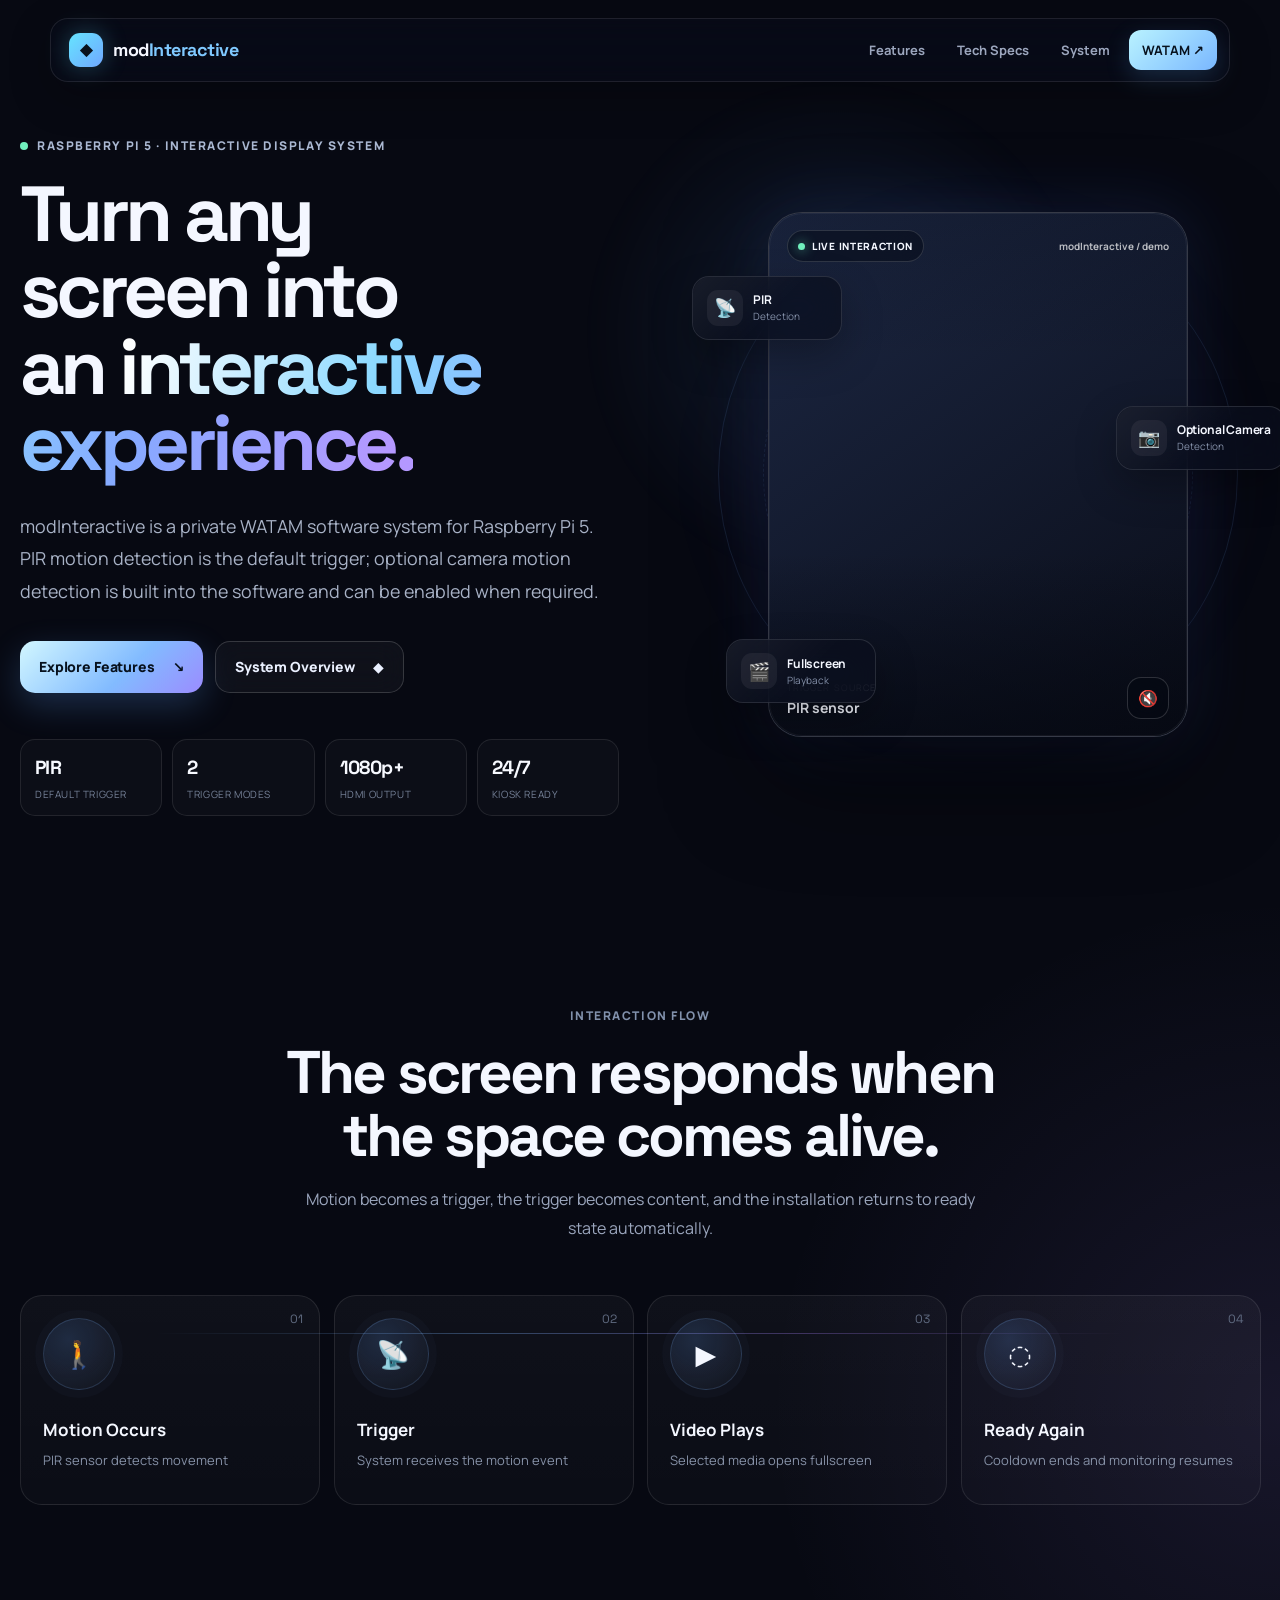
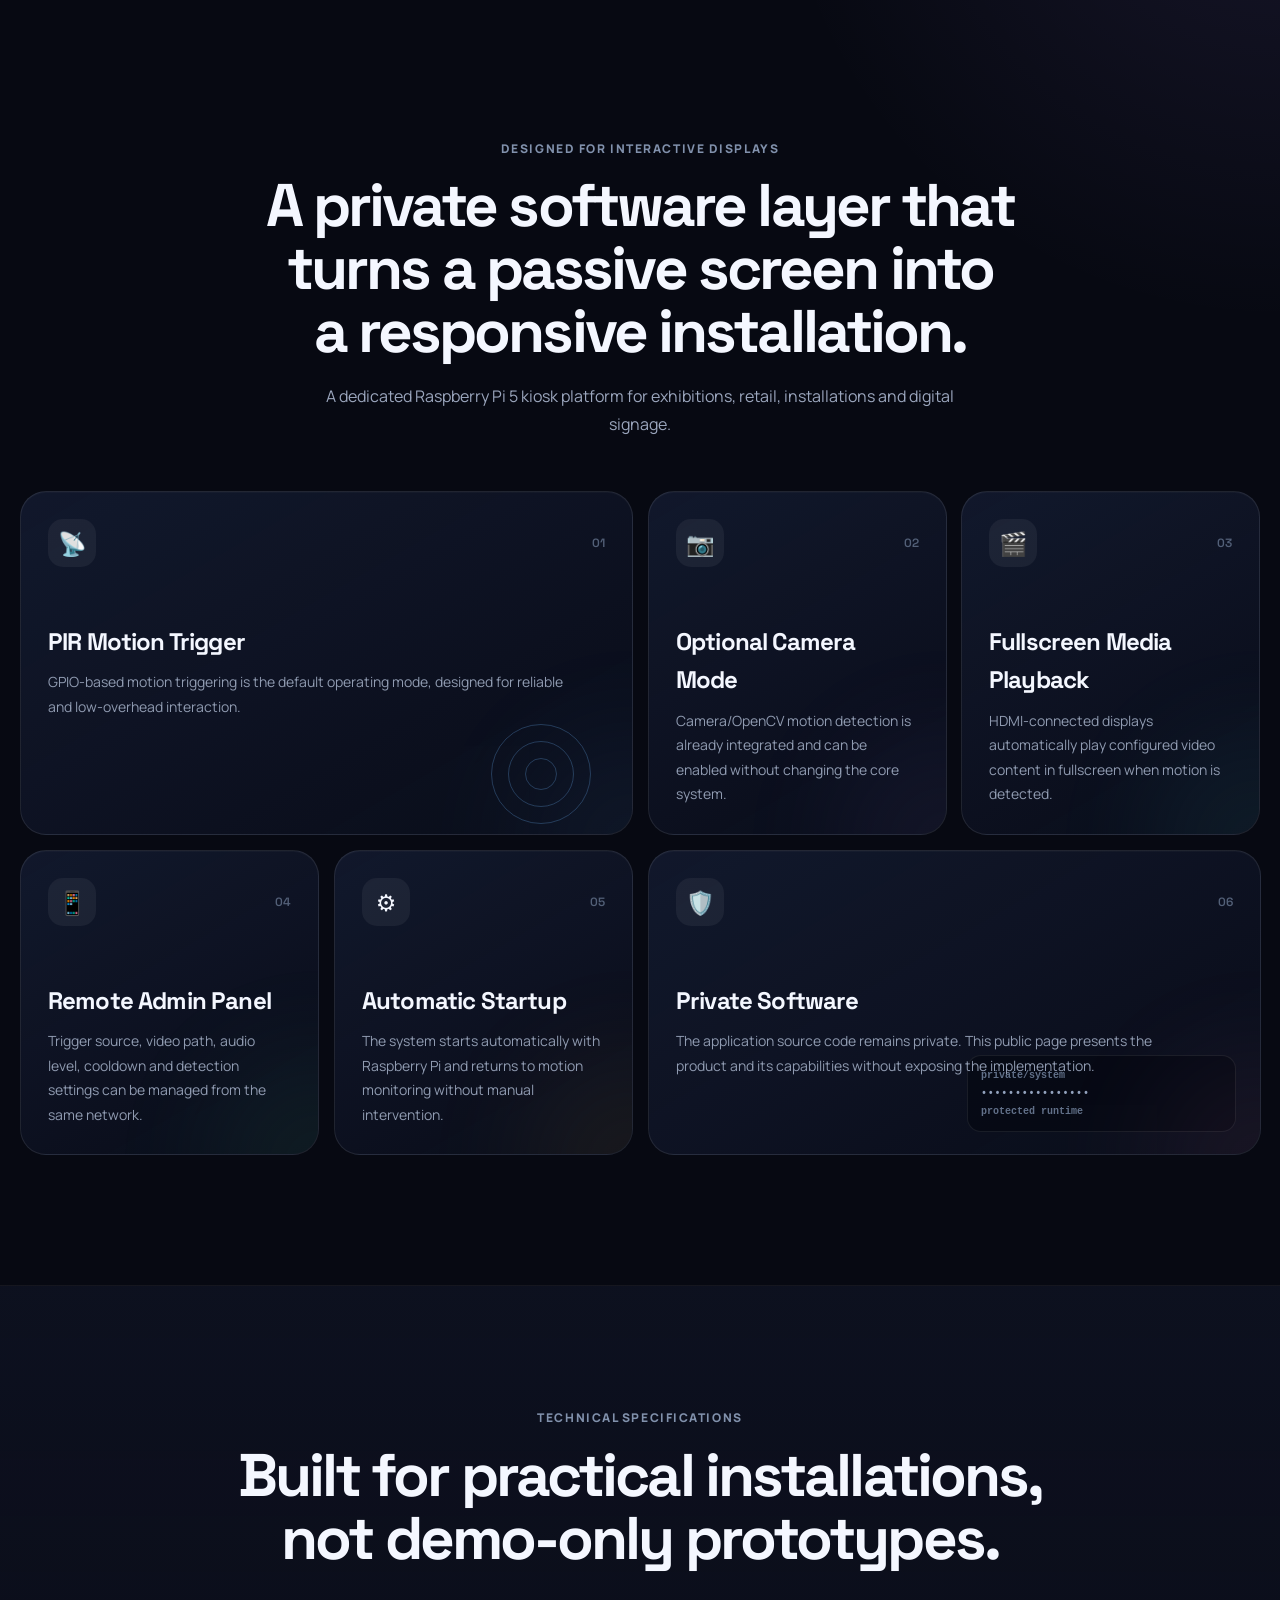
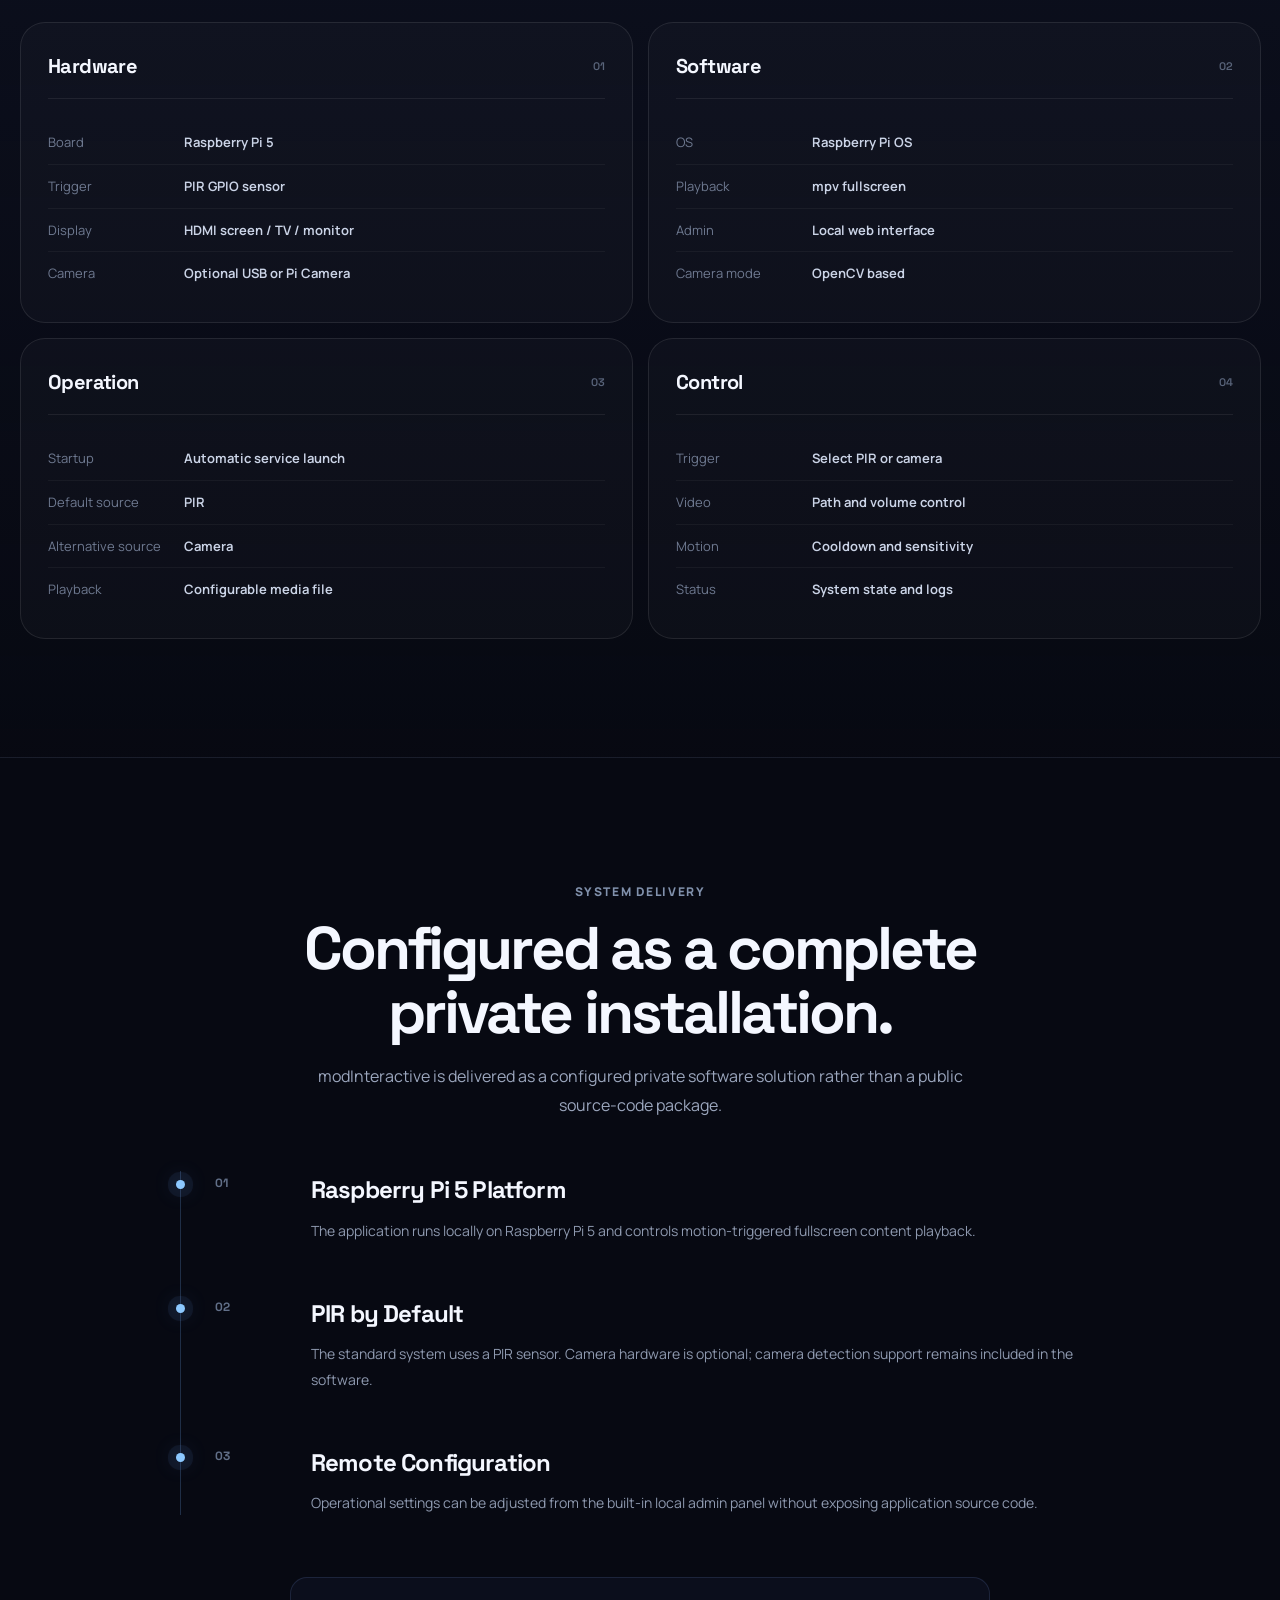
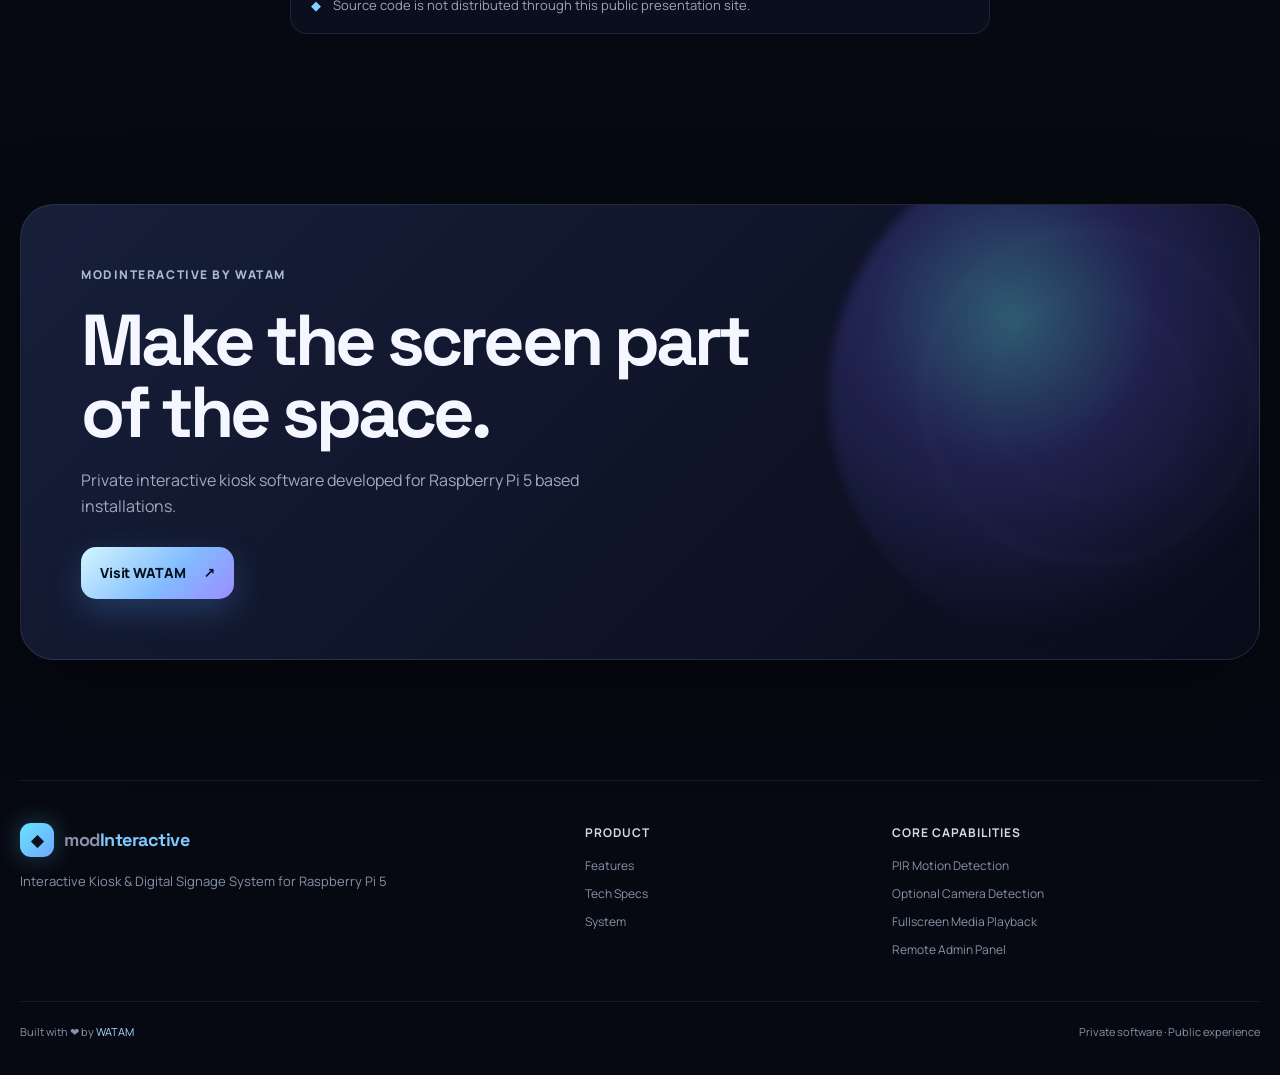
<file: officialWeb/index.html>
<!DOCTYPE html>
<html lang="en">
<head>
  <meta charset="UTF-8">
  <meta name="viewport" content="width=device-width, initial-scale=1, viewport-fit=cover">
  <meta name="theme-color" content="#070912">
  <title>modInteractive — Interactive Kiosk System</title>
  <meta name="description" content="Raspberry Pi 5 based interactive kiosk and digital signage system with PIR motion triggering, optional camera detection, fullscreen video playback and remote administration.">
  <link rel="preconnect" href="https://fonts.googleapis.com">
  <link rel="preconnect" href="https://fonts.gstatic.com" crossorigin>
  <link href="https://fonts.googleapis.com/css2?family=Manrope:wght@400;500;600;700;800&family=Space+Grotesk:wght@500;600;700&display=swap" rel="stylesheet">
  <link rel="icon" type="image/svg+xml" href="data:image/svg+xml,<svg xmlns='http://www.w3.org/2000/svg' viewBox='0 0 100 100'><text y='.9em' font-size='90'>◆</text></svg>">
  <link rel="stylesheet" href="style.css">
</head>
<body>
  <div class="page-progress" aria-hidden="true"><span></span></div>
  <div class="ambient ambient-a" aria-hidden="true"></div>
  <div class="ambient ambient-b" aria-hidden="true"></div>
  <div class="grid-field" aria-hidden="true"></div>

  <header class="nav" id="top">
    <div class="nav-shell">
      <a class="brand" href="#top" aria-label="modInteractive home">
        <span class="brand-mark">◆</span>
        <span class="brand-text">mod<span>Interactive</span></span>
      </a>

      <nav class="nav-links" id="navLinks" aria-label="Primary navigation">
        <a href="#features">Features</a>
        <a href="#specs">Tech Specs</a>
        <a href="#system">System</a>
        <a href="https://wearetheartmakers.com" target="_blank" rel="noopener" class="nav-cta">WATAM ↗</a>
      </nav>

      <button class="mobile-menu" id="mobileMenu" type="button" aria-label="Open menu" aria-controls="navLinks" aria-expanded="false">
        <span></span><span></span>
      </button>
    </div>
  </header>

  <main>
    <section class="hero section-shell">
      <div class="hero-copy" data-reveal>
        <div class="eyebrow"><span class="pulse-dot"></span> Raspberry Pi 5 · Interactive Display System</div>
        <h1>Turn any screen into an <span class="gradient-text">interactive experience.</span></h1>
        <p class="hero-lead">modInteractive is a private WATAM software system for Raspberry Pi 5. PIR motion detection is the default trigger; optional camera motion detection is built into the software and can be enabled when required.</p>

        <div class="hero-actions">
          <a class="button button-primary magnetic" href="#features"><span>Explore Features</span><span aria-hidden="true">↘</span></a>
          <a class="button button-ghost magnetic" href="#system"><span>System Overview</span><span aria-hidden="true">◆</span></a>
        </div>

        <div class="hero-metrics" aria-label="System highlights">
          <div class="metric"><strong>PIR</strong><span>Default trigger</span></div>
          <div class="metric"><strong>2</strong><span>Trigger modes</span></div>
          <div class="metric"><strong>1080p+</strong><span>HDMI output</span></div>
          <div class="metric"><strong>24/7</strong><span>Kiosk ready</span></div>
        </div>
      </div>

      <div class="hero-stage-wrap" data-reveal>
        <div class="stage-aura" aria-hidden="true"></div>
        <div class="hero-stage" id="heroStage">
          <div class="orbit orbit-a" aria-hidden="true"></div>
          <div class="orbit orbit-b" aria-hidden="true"></div>

          <div class="video-panel" id="videoPanel">
            <div class="video-toolbar">
              <span class="live-pill"><span></span> Live interaction</span>
              <span class="video-label">modInteractive / demo</span>
            </div>
            <video id="heroVideo" class="hero-video" autoplay muted loop playsinline preload="metadata">
              <source src="selamlama.mp4" type="video/mp4">
            </video>
            <div class="video-shade" aria-hidden="true"></div>
            <div class="video-footer">
              <div><small>Trigger source</small><strong>PIR sensor</strong></div>
              <button class="video-control" id="muteToggle" type="button" aria-label="Unmute video">🔇</button>
            </div>
          </div>

          <div class="capability-dock" aria-label="Core capabilities">
            <div class="capability cap-a" data-depth="1.1"><span class="cap-icon">📡</span><span><strong>PIR</strong><small>Detection</small></span></div>
            <div class="capability cap-b" data-depth="0.8"><span class="cap-icon">📷</span><span><strong>Optional Camera</strong><small>Detection</small></span></div>
            <div class="capability cap-c" data-depth="1.25"><span class="cap-icon">🎬</span><span><strong>Fullscreen</strong><small>Playback</small></span></div>
          </div>
        </div>
      </div>
    </section>

    <section class="signal section-shell" aria-labelledby="signalTitle">
      <div class="section-heading" data-reveal>
        <div class="eyebrow">Interaction flow</div>
        <h2 id="signalTitle">The screen responds when the space comes alive.</h2>
        <p>Motion becomes a trigger, the trigger becomes content, and the installation returns to ready state automatically.</p>
      </div>

      <div class="signal-line" data-reveal>
        <article class="signal-step"><span>01</span><div class="signal-icon">🚶</div><h3>Motion Occurs</h3><p>PIR sensor detects movement</p></article>
        <article class="signal-step"><span>02</span><div class="signal-icon">📡</div><h3>Trigger</h3><p>System receives the motion event</p></article>
        <article class="signal-step"><span>03</span><div class="signal-icon">▶</div><h3>Video Plays</h3><p>Selected media opens fullscreen</p></article>
        <article class="signal-step"><span>04</span><div class="signal-icon">◌</div><h3>Ready Again</h3><p>Cooldown ends and monitoring resumes</p></article>
      </div>
    </section>

    <section class="features section-shell" id="features">
      <div class="section-heading" data-reveal>
        <div class="eyebrow">Designed for interactive displays</div>
        <h2>A private software layer that turns a passive screen into a responsive installation.</h2>
        <p>A dedicated Raspberry Pi 5 kiosk platform for exhibitions, retail, installations and digital signage.</p>
      </div>

      <div class="bento" data-reveal>
        <article class="feature-card feature-wide accent-blue">
          <div class="feature-top"><span class="feature-icon">📡</span><span class="feature-index">01</span></div>
          <h3>PIR Motion Trigger</h3>
          <p>GPIO-based motion triggering is the default operating mode, designed for reliable and low-overhead interaction.</p>
          <div class="mini-visual sensor-visual" aria-hidden="true"><span></span><span></span><span></span></div>
        </article>

        <article class="feature-card accent-violet">
          <div class="feature-top"><span class="feature-icon">📷</span><span class="feature-index">02</span></div>
          <h3>Optional Camera Mode</h3>
          <p>Camera/OpenCV motion detection is already integrated and can be enabled without changing the core system.</p>
        </article>

        <article class="feature-card accent-cyan">
          <div class="feature-top"><span class="feature-icon">🎬</span><span class="feature-index">03</span></div>
          <h3>Fullscreen Media Playback</h3>
          <p>HDMI-connected displays automatically play configured video content in fullscreen when motion is detected.</p>
        </article>

        <article class="feature-card accent-green">
          <div class="feature-top"><span class="feature-icon">📱</span><span class="feature-index">04</span></div>
          <h3>Remote Admin Panel</h3>
          <p>Trigger source, video path, audio level, cooldown and detection settings can be managed from the same network.</p>
        </article>

        <article class="feature-card accent-amber">
          <div class="feature-top"><span class="feature-icon">⚙️</span><span class="feature-index">05</span></div>
          <h3>Automatic Startup</h3>
          <p>The system starts automatically with Raspberry Pi and returns to motion monitoring without manual intervention.</p>
        </article>

        <article class="feature-card feature-wide accent-pink">
          <div class="feature-top"><span class="feature-icon">🛡️</span><span class="feature-index">06</span></div>
          <h3>Private Software</h3>
          <p>The application source code remains private. This public page presents the product and its capabilities without exposing the implementation.</p>
          <div class="code-mask" aria-hidden="true"><span>private/system</span><span>••••••••••••••••</span><span>protected runtime</span></div>
        </article>
      </div>
    </section>

    <section class="specs" id="specs">
      <div class="section-shell">
        <div class="section-heading" data-reveal>
          <div class="eyebrow">Technical specifications</div>
          <h2>Built for practical installations, not demo-only prototypes.</h2>
        </div>

        <div class="spec-grid" data-reveal>
          <article class="spec-card"><div class="spec-head"><span>Hardware</span><b>01</b></div><ul><li><span>Board</span><strong>Raspberry Pi 5</strong></li><li><span>Trigger</span><strong>PIR GPIO sensor</strong></li><li><span>Display</span><strong>HDMI screen / TV / monitor</strong></li><li><span>Camera</span><strong>Optional USB or Pi Camera</strong></li></ul></article>
          <article class="spec-card"><div class="spec-head"><span>Software</span><b>02</b></div><ul><li><span>OS</span><strong>Raspberry Pi OS</strong></li><li><span>Playback</span><strong>mpv fullscreen</strong></li><li><span>Admin</span><strong>Local web interface</strong></li><li><span>Camera mode</span><strong>OpenCV based</strong></li></ul></article>
          <article class="spec-card"><div class="spec-head"><span>Operation</span><b>03</b></div><ul><li><span>Startup</span><strong>Automatic service launch</strong></li><li><span>Default source</span><strong>PIR</strong></li><li><span>Alternative source</span><strong>Camera</strong></li><li><span>Playback</span><strong>Configurable media file</strong></li></ul></article>
          <article class="spec-card"><div class="spec-head"><span>Control</span><b>04</b></div><ul><li><span>Trigger</span><strong>Select PIR or camera</strong></li><li><span>Video</span><strong>Path and volume control</strong></li><li><span>Motion</span><strong>Cooldown and sensitivity</strong></li><li><span>Status</span><strong>System state and logs</strong></li></ul></article>
        </div>
      </div>
    </section>

    <section class="system section-shell" id="system">
      <div class="section-heading" data-reveal>
        <div class="eyebrow">System delivery</div>
        <h2>Configured as a complete private installation.</h2>
        <p>modInteractive is delivered as a configured private software solution rather than a public source-code package.</p>
      </div>

      <div class="system-rail" data-reveal>
        <article><div class="rail-num">01</div><div><h3>Raspberry Pi 5 Platform</h3><p>The application runs locally on Raspberry Pi 5 and controls motion-triggered fullscreen content playback.</p></div></article>
        <article><div class="rail-num">02</div><div><h3>PIR by Default</h3><p>The standard system uses a PIR sensor. Camera hardware is optional; camera detection support remains included in the software.</p></div></article>
        <article><div class="rail-num">03</div><div><h3>Remote Configuration</h3><p>Operational settings can be adjusted from the built-in local admin panel without exposing application source code.</p></div></article>
      </div>

      <div class="private-note" data-reveal><span>◆</span><p>Source code is not distributed through this public presentation site.</p></div>
    </section>

    <section class="cta section-shell" data-reveal>
      <div class="cta-card">
        <div class="cta-orb" aria-hidden="true"></div>
        <div class="eyebrow">modInteractive by WATAM</div>
        <h2>Make the screen part of the space.</h2>
        <p>Private interactive kiosk software developed for Raspberry Pi 5 based installations.</p>
        <a class="button button-primary magnetic" href="https://wearetheartmakers.com" target="_blank" rel="noopener"><span>Visit WATAM</span><span>↗</span></a>
      </div>
    </section>
  </main>

  <footer class="footer section-shell">
    <div class="footer-main">
      <div><a class="brand" href="#top"><span class="brand-mark">◆</span><span class="brand-text">mod<span>Interactive</span></span></a><p>Interactive Kiosk & Digital Signage System for Raspberry Pi 5</p></div>
      <div class="footer-links"><strong>Product</strong><a href="#features">Features</a><a href="#specs">Tech Specs</a><a href="#system">System</a></div>
      <div class="footer-links"><strong>Core capabilities</strong><span>PIR Motion Detection</span><span>Optional Camera Detection</span><span>Fullscreen Media Playback</span><span>Remote Admin Panel</span></div>
    </div>
    <div class="footer-bottom"><span>Built with ❤️ by <a href="https://wearetheartmakers.com" target="_blank" rel="noopener">WATAM</a></span><span>Private software · Public experience</span></div>
  </footer>

  <script src="script.js"></script>
</body>
</html>
</file>
<file: officialWeb/style.css>
:root {
  --bg: #070912;
  --bg-soft: #0c1020;
  --surface: rgba(18, 24, 45, 0.62);
  --surface-strong: rgba(18, 24, 45, 0.88);
  --line: rgba(255,255,255,.095);
  --line-strong: rgba(255,255,255,.16);
  --text: #f4f7ff;
  --muted: #9ba6bd;
  --blue: #70a8ff;
  --cyan: #66e4ff;
  --violet: #a989ff;
  --green: #70f0bd;
  --amber: #ffc66e;
  --pink: #ff8fcd;
  --radius-xl: 32px;
  --radius-lg: 24px;
  --radius-md: 18px;
  --shadow: 0 28px 90px rgba(0,0,0,.42);
  --ease: cubic-bezier(.2,.8,.2,1);
}

* { box-sizing: border-box; }
html { scroll-behavior: smooth; background: var(--bg); }
body {
  margin: 0;
  min-width: 320px;
  color: var(--text);
  background:
    radial-gradient(circle at 10% -10%, rgba(112,168,255,.11), transparent 34rem),
    radial-gradient(circle at 100% 24%, rgba(169,137,255,.10), transparent 32rem),
    var(--bg);
  font-family: "Manrope", system-ui, -apple-system, BlinkMacSystemFont, "Segoe UI", sans-serif;
  line-height: 1.6;
  overflow-x: clip;
  -webkit-font-smoothing: antialiased;
}

::selection { background: rgba(102,228,255,.28); color: #fff; }
a { color: inherit; }
button, a { -webkit-tap-highlight-color: transparent; }

.page-progress { position: fixed; inset: 0 0 auto; height: 2px; z-index: 2000; background: transparent; }
.page-progress span { display:block; width:0; height:100%; background: linear-gradient(90deg,var(--blue),var(--cyan),var(--violet)); box-shadow:0 0 18px rgba(102,228,255,.7); }

.ambient { position: fixed; width: 36rem; height: 36rem; border-radius: 50%; filter: blur(80px); opacity: .12; pointer-events:none; z-index:-2; transform: translate3d(0,0,0); }
.ambient-a { left:-16rem; top:10vh; background:#3f7cff; }
.ambient-b { right:-18rem; top:48vh; background:#7b55ff; }
.grid-field { position:fixed; inset:0; pointer-events:none; z-index:-3; opacity:.24; background-image: linear-gradient(rgba(255,255,255,.022) 1px,transparent 1px),linear-gradient(90deg,rgba(255,255,255,.022) 1px,transparent 1px); background-size:56px 56px; mask-image:linear-gradient(to bottom,black,transparent 92%); }

.section-shell { width:min(1240px, calc(100% - 40px)); margin-inline:auto; }

.nav { position:fixed; inset:18px 0 auto; z-index:1000; pointer-events:none; }
.nav-shell { width:min(1180px, calc(100% - 32px)); height:64px; margin:auto; padding:0 12px 0 18px; display:flex; align-items:center; justify-content:space-between; border:1px solid var(--line); background:rgba(9,12,24,.65); backdrop-filter:blur(20px) saturate(140%); -webkit-backdrop-filter:blur(20px) saturate(140%); border-radius:18px; box-shadow:0 14px 40px rgba(0,0,0,.25); pointer-events:auto; }
.brand { display:inline-flex; align-items:center; gap:10px; text-decoration:none; font-family:"Space Grotesk", sans-serif; font-weight:700; letter-spacing:-.03em; }
.brand-mark { width:34px; height:34px; display:grid; place-items:center; border-radius:11px; color:#08111c; background:linear-gradient(135deg,var(--cyan),var(--blue)); box-shadow:0 0 24px rgba(102,228,255,.28); }
.brand-text { font-size:18px; }.brand-text span { color:#7fc9ff; }
.nav-links { display:flex; align-items:center; gap:6px; }
.nav-links a { text-decoration:none; color:var(--muted); font-size:13px; font-weight:700; padding:10px 13px; border-radius:12px; transition:.25s var(--ease); }
.nav-links a:hover { color:#fff; background:rgba(255,255,255,.055); }
.nav-links .nav-cta { color:#07111d; background:linear-gradient(135deg,#b9f3ff,#79b7ff); box-shadow:0 8px 24px rgba(101,183,255,.18); }
.nav-links .nav-cta:hover { color:#07111d; transform:translateY(-1px); background:linear-gradient(135deg,#d4f8ff,#8bc4ff); }
.mobile-menu { display:none; width:42px; height:42px; border:0; border-radius:13px; background:rgba(255,255,255,.06); color:#fff; align-items:center; justify-content:center; flex-direction:column; gap:6px; }
.mobile-menu span { width:18px; height:2px; background:currentColor; border-radius:2px; transition:.25s var(--ease); }
.mobile-menu.active span:first-child { transform:translateY(4px) rotate(45deg); }
.mobile-menu.active span:last-child { transform:translateY(-4px) rotate(-45deg); }

.hero { min-height:100svh; padding:132px 0 86px; display:grid; grid-template-columns:minmax(0,1.03fr) minmax(430px,.97fr); align-items:center; gap:clamp(40px,6vw,96px); position:relative; }
.hero::before { content:""; position:absolute; width:520px; height:520px; left:45%; top:8%; border-radius:50%; background:radial-gradient(circle,rgba(105,173,255,.12),transparent 68%); filter:blur(12px); pointer-events:none; }
.hero-copy { position:relative; z-index:2; }
.eyebrow { display:inline-flex; align-items:center; gap:9px; font-size:12px; font-weight:800; text-transform:uppercase; letter-spacing:.13em; color:#aab8d2; margin-bottom:20px; }
.pulse-dot { width:8px; height:8px; border-radius:50%; background:var(--green); box-shadow:0 0 0 0 rgba(112,240,189,.45); animation:pulseDot 2s infinite; }
@keyframes pulseDot { 70% { box-shadow:0 0 0 9px rgba(112,240,189,0); } 100% { box-shadow:0 0 0 0 rgba(112,240,189,0); } }
.hero h1 { margin:0; max-width:780px; font-family:"Space Grotesk",sans-serif; font-size:clamp(48px,6.1vw,88px); line-height:.98; letter-spacing:-.058em; font-weight:700; text-wrap:balance; }
.gradient-text { background:linear-gradient(105deg,#fff 2%,#8bd9ff 35%,#86a9ff 62%,#b498ff 95%); -webkit-background-clip:text; background-clip:text; color:transparent; }
.hero-lead { max-width:680px; margin:28px 0 0; color:#a8b2c6; font-size:clamp(16px,1.4vw,19px); line-height:1.82; }
.hero-actions { display:flex; gap:12px; flex-wrap:wrap; margin-top:34px; }
.button { min-height:52px; padding:0 19px; display:inline-flex; align-items:center; justify-content:center; gap:18px; border-radius:15px; text-decoration:none; font-size:14px; font-weight:800; letter-spacing:-.01em; transition:transform .22s var(--ease),box-shadow .22s var(--ease),background .22s var(--ease); will-change:transform; }
.button-primary { color:#07111d; background:linear-gradient(135deg,#d2f7ff,#82bbff 58%,#9b8cff); box-shadow:0 12px 34px rgba(92,165,255,.24); }
.button-primary:hover { transform:translateY(-2px); box-shadow:0 18px 40px rgba(92,165,255,.32); }
.button-ghost { color:#eaf0ff; border:1px solid var(--line-strong); background:rgba(255,255,255,.035); backdrop-filter:blur(14px); }
.button-ghost:hover { transform:translateY(-2px); background:rgba(255,255,255,.065); }
.hero-metrics { display:grid; grid-template-columns:repeat(4,1fr); gap:10px; margin-top:46px; max-width:720px; }
.metric { min-width:0; padding:13px 14px; border:1px solid var(--line); border-radius:15px; background:rgba(255,255,255,.025); }
.metric strong { display:block; font-family:"Space Grotesk",sans-serif; font-size:19px; letter-spacing:-.03em; color:#f7f9ff; }
.metric span { display:block; margin-top:2px; font-size:10px; letter-spacing:.06em; text-transform:uppercase; color:#77839a; white-space:nowrap; overflow:hidden; text-overflow:ellipsis; }

.hero-stage-wrap { position:relative; min-height:660px; display:grid; place-items:center; container-type:inline-size; }
.stage-aura { position:absolute; inset:10% 0; border-radius:50%; background:radial-gradient(circle,rgba(88,153,255,.23),rgba(117,86,255,.08) 42%,transparent 68%); filter:blur(38px); }
.hero-stage { width:min(100%,560px); min-height:620px; position:relative; display:grid; place-items:center; perspective:1200px; isolation:isolate; }
.orbit { position:absolute; border:1px solid rgba(126,177,255,.13); border-radius:50%; pointer-events:none; }
.orbit-a { width:520px; aspect-ratio:1; }
.orbit-b { width:430px; aspect-ratio:1; border-style:dashed; animation:orbitSpin 30s linear infinite; }
@keyframes orbitSpin { to { transform:rotate(360deg); } }

.video-panel { width:min(420px,76cqw); aspect-ratio:4/5; position:relative; overflow:hidden; border-radius:34px; border:1px solid rgba(255,255,255,.16); background:#0f1424; box-shadow:0 40px 100px rgba(0,0,0,.5),0 0 0 1px rgba(91,164,255,.08) inset,0 0 70px rgba(83,126,255,.16); transform:rotateX(var(--stage-rx,0deg)) rotateY(var(--stage-ry,0deg)) translate3d(var(--stage-x,0px),var(--stage-y,0px),0); transition:transform .16s ease-out, box-shadow .4s var(--ease); will-change:transform; z-index:3; }
.video-panel::after { content:""; position:absolute; inset:0; border-radius:inherit; box-shadow:inset 0 0 0 1px rgba(255,255,255,.05); pointer-events:none; }
.hero-video { width:100%; height:100%; display:block; object-fit:cover; background:linear-gradient(145deg,#1c2743,#0a0d18); }
.video-shade { position:absolute; inset:0; background:linear-gradient(to bottom,rgba(5,8,17,.2) 0%,transparent 28%,transparent 65%,rgba(5,8,17,.72) 100%); pointer-events:none; }
.video-toolbar { position:absolute; z-index:4; left:18px; right:18px; top:17px; display:flex; align-items:center; justify-content:space-between; gap:12px; pointer-events:none; }
.live-pill { display:inline-flex; align-items:center; gap:7px; padding:7px 10px; border:1px solid rgba(255,255,255,.14); border-radius:999px; background:rgba(4,8,18,.45); backdrop-filter:blur(16px); font-size:10px; font-weight:800; text-transform:uppercase; letter-spacing:.07em; }
.live-pill span { width:7px; height:7px; border-radius:50%; background:var(--green); box-shadow:0 0 12px rgba(112,240,189,.8); }
.video-label { font-size:10px; font-weight:700; color:rgba(255,255,255,.7); }
.video-footer { position:absolute; z-index:4; left:18px; right:18px; bottom:17px; display:flex; align-items:flex-end; justify-content:space-between; gap:14px; }
.video-footer div { display:flex; flex-direction:column; gap:1px; }
.video-footer small { font-size:9px; text-transform:uppercase; letter-spacing:.12em; color:rgba(255,255,255,.56); }
.video-footer strong { font-size:14px; }
.video-control { width:42px; height:42px; border-radius:14px; border:1px solid rgba(255,255,255,.16); color:#fff; background:rgba(5,8,18,.52); backdrop-filter:blur(14px); cursor:pointer; font-size:16px; transition:.2s var(--ease); }
.video-control:hover { background:rgba(112,168,255,.28); transform:translateY(-1px); }

.capability-dock { position:absolute; inset:0; pointer-events:none; z-index:5; }
.capability { position:absolute; min-width:150px; padding:13px 14px; display:flex; align-items:center; gap:10px; border:1px solid rgba(255,255,255,.12); border-radius:17px; background:rgba(10,15,29,.72); backdrop-filter:blur(18px) saturate(130%); -webkit-backdrop-filter:blur(18px) saturate(130%); box-shadow:0 16px 40px rgba(0,0,0,.28); transform:translate3d(var(--cap-x,0px),var(--cap-y,0px),0); transition:transform .18s ease-out,border-color .25s var(--ease); }
.capability::before { content:""; position:absolute; inset:0; border-radius:inherit; background:linear-gradient(135deg,rgba(255,255,255,.06),transparent 55%); pointer-events:none; }
.capability:hover { border-color:rgba(117,191,255,.34); }
.cap-icon { width:36px; height:36px; flex:0 0 auto; display:grid; place-items:center; border-radius:11px; background:rgba(255,255,255,.06); font-size:18px; }
.capability strong,.capability small { display:block; line-height:1.15; }
.capability strong { font-size:12px; letter-spacing:-.015em; }
.capability small { margin-top:4px; font-size:10px; color:#8490a8; }
.cap-a { left:-1%; top:18%; }
.cap-b { right:-5%; top:39%; }
.cap-c { left:5%; bottom:13%; }

.section-heading { max-width:820px; margin:0 auto 52px; text-align:center; }
.section-heading h2 { margin:0; font-family:"Space Grotesk",sans-serif; font-size:clamp(34px,4.7vw,62px); line-height:1.05; letter-spacing:-.048em; text-wrap:balance; }
.section-heading p { max-width:690px; margin:18px auto 0; color:var(--muted); font-size:16px; line-height:1.8; }
.section-heading .eyebrow { margin-bottom:16px; color:#8191ac; }

.signal { padding:100px 0 120px; }
.signal-line { position:relative; display:grid; grid-template-columns:repeat(4,1fr); gap:14px; }
.signal-line::before { content:""; position:absolute; left:11%; right:11%; top:38px; height:1px; background:linear-gradient(90deg,transparent,rgba(119,179,255,.32),rgba(167,126,255,.3),transparent); }
.signal-step { position:relative; z-index:1; padding:22px; border:1px solid var(--line); border-radius:22px; background:linear-gradient(180deg,rgba(255,255,255,.036),rgba(255,255,255,.018)); min-height:210px; transition:.3s var(--ease); }
.signal-step:hover { transform:translateY(-5px); border-color:rgba(123,187,255,.26); background:linear-gradient(180deg,rgba(119,173,255,.07),rgba(255,255,255,.022)); }
.signal-step > span { position:absolute; right:16px; top:14px; color:#606b81; font-family:"Space Grotesk",sans-serif; font-size:12px; }
.signal-icon { width:72px; height:72px; margin-bottom:26px; display:grid; place-items:center; border-radius:50%; border:1px solid rgba(126,184,255,.18); background:radial-gradient(circle at 35% 30%,rgba(112,168,255,.18),rgba(255,255,255,.02)); box-shadow:0 0 0 8px rgba(112,168,255,.025); font-size:27px; }
.signal-step h3 { margin:0 0 7px; font-size:17px; }
.signal-step p { margin:0; color:#8792a8; font-size:13px; }

.features { padding:110px 0 130px; }
.bento { display:grid; grid-template-columns:repeat(4,minmax(0,1fr)); grid-auto-rows:minmax(280px,auto); gap:15px; }
.feature-card { position:relative; overflow:hidden; padding:27px; border:1px solid var(--line); border-radius:26px; background:linear-gradient(150deg,rgba(19,26,47,.9),rgba(10,14,27,.74)); box-shadow:inset 0 1px 0 rgba(255,255,255,.025); transition:transform .35s var(--ease),border-color .35s var(--ease),box-shadow .35s var(--ease); }
.feature-card::after { content:""; position:absolute; width:210px; height:210px; right:-105px; bottom:-115px; border-radius:50%; background:var(--accent-local,#6ca8ff); filter:blur(65px); opacity:.08; transition:.35s var(--ease); }
.feature-card:hover { transform:translateY(-6px); border-color:rgba(255,255,255,.18); box-shadow:0 24px 60px rgba(0,0,0,.22); }
.feature-card:hover::after { opacity:.18; }
.feature-wide { grid-column:span 2; }
.feature-top { display:flex; align-items:center; justify-content:space-between; margin-bottom:56px; }
.feature-icon { width:48px; height:48px; display:grid; place-items:center; border-radius:15px; background:rgba(255,255,255,.055); font-size:23px; }
.feature-index { color:#536078; font:600 12px "Space Grotesk",sans-serif; }
.feature-card h3 { position:relative; z-index:2; margin:0 0 9px; font-family:"Space Grotesk",sans-serif; font-size:24px; letter-spacing:-.035em; }
.feature-card p { position:relative; z-index:2; margin:0; max-width:520px; color:#909bb1; font-size:14px; line-height:1.75; }
.accent-blue { --accent-local:var(--blue); }.accent-violet{--accent-local:var(--violet)}.accent-cyan{--accent-local:var(--cyan)}.accent-green{--accent-local:var(--green)}.accent-amber{--accent-local:var(--amber)}.accent-pink{--accent-local:var(--pink)}
.mini-visual { position:absolute; right:26px; bottom:24px; width:130px; height:72px; }
.sensor-visual span { position:absolute; left:50%; top:50%; border:1px solid rgba(109,184,255,.26); border-radius:50%; transform:translate(-50%,-50%); animation:sensorWave 3s infinite; }
.sensor-visual span:nth-child(1){width:32px;height:32px}.sensor-visual span:nth-child(2){width:66px;height:66px;animation-delay:.6s}.sensor-visual span:nth-child(3){width:100px;height:100px;animation-delay:1.2s}
@keyframes sensorWave { 0%,100%{opacity:.18;transform:translate(-50%,-50%) scale(.88)} 50%{opacity:.65;transform:translate(-50%,-50%) scale(1)} }
.code-mask { position:absolute; right:24px; bottom:22px; width:min(44%,280px); display:grid; gap:5px; padding:13px; border:1px solid rgba(255,255,255,.08); border-radius:14px; background:rgba(5,8,17,.58); color:#617089; font:600 10px/1.3 ui-monospace,SFMono-Regular,Menlo,monospace; }
.code-mask span:nth-child(2){color:#92a2bd;letter-spacing:.08em}

.specs { padding:118px 0; border-block:1px solid rgba(255,255,255,.055); background:linear-gradient(180deg,rgba(15,19,36,.72),rgba(7,9,18,.2)); }
.spec-grid { display:grid; grid-template-columns:repeat(2,minmax(0,1fr)); gap:15px; }
.spec-card { padding:27px; border:1px solid var(--line); border-radius:25px; background:rgba(255,255,255,.024); }
.spec-head { display:flex; justify-content:space-between; align-items:center; margin-bottom:22px; padding-bottom:16px; border-bottom:1px solid rgba(255,255,255,.07); }
.spec-head span { font-family:"Space Grotesk",sans-serif; font-size:20px; font-weight:700; letter-spacing:-.03em; }.spec-head b{font:600 11px "Space Grotesk",sans-serif;color:#59647a}
.spec-card ul { list-style:none; padding:0; margin:0; display:grid; gap:0; }
.spec-card li { display:grid; grid-template-columns:120px 1fr; gap:16px; padding:11px 0; border-bottom:1px solid rgba(255,255,255,.045); font-size:13px; }.spec-card li:last-child{border-bottom:0}.spec-card li span{color:#6f7a91}.spec-card li strong{font-weight:650;color:#cbd4e7}

.system { padding:120px 0 130px; }
.system-rail { max-width:920px; margin:0 auto; border-left:1px solid rgba(119,176,255,.22); }
.system-rail article { position:relative; display:grid; grid-template-columns:72px 1fr; gap:24px; padding:0 0 52px 34px; }
.system-rail article:last-child { padding-bottom:0; }
.system-rail article::before { content:""; position:absolute; left:-5px; top:9px; width:9px; height:9px; border-radius:50%; background:#8cc8ff; box-shadow:0 0 0 8px rgba(112,168,255,.08),0 0 22px rgba(112,168,255,.45); }
.rail-num { color:#627089; font:700 12px "Space Grotesk",sans-serif; padding-top:4px; }
.system-rail h3 { margin:0 0 8px; font-family:"Space Grotesk",sans-serif; font-size:24px; letter-spacing:-.035em; }
.system-rail p { margin:0; color:#8e99af; font-size:14px; line-height:1.8; }
.private-note { width:min(700px,100%); margin:62px auto 0; padding:17px 20px; display:flex; align-items:center; gap:12px; border:1px solid rgba(137,167,255,.14); border-radius:17px; background:rgba(110,130,255,.045); color:#99a6be; font-size:13px; }.private-note span{color:#86cfff}.private-note p{margin:0}

.cta { padding:40px 0 120px; }
.cta-card { position:relative; overflow:hidden; min-height:430px; padding:60px; display:flex; flex-direction:column; align-items:flex-start; justify-content:center; border:1px solid rgba(255,255,255,.1); border-radius:34px; background:linear-gradient(135deg,rgba(24,32,60,.95),rgba(9,13,27,.9)); box-shadow:var(--shadow); }
.cta-card h2 { position:relative; z-index:2; max-width:680px; margin:0; font-family:"Space Grotesk",sans-serif; font-size:clamp(42px,6vw,72px); line-height:1; letter-spacing:-.055em; }.cta-card p{position:relative;z-index:2;max-width:580px;margin:20px 0 28px;color:#9eabc1}.cta-card .button{position:relative;z-index:2}.cta-card .eyebrow{position:relative;z-index:2}
.cta-orb { position:absolute; width:520px; height:520px; right:-90px; top:-70px; border-radius:50%; background:radial-gradient(circle at 35% 35%,rgba(106,220,255,.36),rgba(114,101,255,.2) 30%,transparent 68%); filter:blur(5px); }
.cta-orb::before,.cta-orb::after{content:"";position:absolute;border-radius:50%;border:1px solid rgba(175,212,255,.18);inset:18%}.cta-orb::after{inset:31%;border-style:dashed;animation:orbitSpin 24s linear infinite}

.footer { padding:0 0 34px; color:#8793a9; }
.footer-main { padding:42px 0; display:grid; grid-template-columns:1.4fr .7fr 1fr; gap:50px; border-top:1px solid rgba(255,255,255,.07); }.footer-main p{max-width:380px;margin:14px 0 0;font-size:13px}.footer-links{display:flex;flex-direction:column;align-items:flex-start;gap:9px;font-size:12px}.footer-links strong{margin-bottom:4px;color:#d3daea;font-size:12px;text-transform:uppercase;letter-spacing:.08em}.footer-links a{text-decoration:none}.footer-links a:hover{color:#fff}.footer-bottom{padding-top:21px;border-top:1px solid rgba(255,255,255,.06);display:flex;justify-content:space-between;gap:20px;font-size:11px}.footer-bottom a{color:#a7d9ff;text-decoration:none}

[data-reveal] { opacity:0; transform:translateY(24px); transition:opacity .8s var(--ease),transform .8s var(--ease); }
[data-reveal].is-visible { opacity:1; transform:translateY(0); }

@media (max-width: 1080px) {
  .hero { grid-template-columns:1fr; gap:24px; padding-top:132px; }
  .hero-copy { text-align:center; }.hero-lead{margin-inline:auto}.hero-actions{justify-content:center}.hero-metrics{margin-inline:auto}.hero-stage-wrap{min-height:600px}.hero-stage{min-height:560px}
  .bento { grid-template-columns:repeat(2,minmax(0,1fr)); }.feature-wide{grid-column:span 1}
}

@media (max-width: 760px) {
  .section-shell { width:min(100% - 28px, 1240px); }
  .nav { top:10px; }.nav-shell{width:calc(100% - 20px);height:58px;padding-left:14px;border-radius:16px}.brand-mark{width:31px;height:31px;border-radius:10px}.brand-text{font-size:16px}
  .mobile-menu { display:flex; }.nav-links { position:absolute; left:10px; right:10px; top:68px; padding:10px; display:grid; gap:4px; border:1px solid var(--line); border-radius:18px; background:rgba(8,11,22,.94); backdrop-filter:blur(22px); box-shadow:0 20px 50px rgba(0,0,0,.35); opacity:0; visibility:hidden; transform:translateY(-8px) scale(.985); transform-origin:top; transition:.22s var(--ease); }.nav-links.active{opacity:1;visibility:visible;transform:none}.nav-links a{padding:13px 14px}.nav-links .nav-cta{text-align:center}

  .hero { min-height:auto; padding:105px 0 64px; gap:42px; }
  .hero::before{display:none}.hero h1{font-size:clamp(42px,12.3vw,62px);line-height:1.01}.hero-lead{font-size:15px;line-height:1.72;margin-top:22px}.eyebrow{font-size:10px;letter-spacing:.11em;margin-bottom:15px}.hero-actions{margin-top:27px}.button{width:100%;min-height:50px}.hero-metrics{grid-template-columns:repeat(2,1fr);margin-top:30px;gap:8px}.metric{text-align:left;padding:12px}.metric strong{font-size:17px}.metric span{font-size:9px}

  .hero-stage-wrap { min-height:0; display:block; }
  .hero-stage { width:100%; min-height:0; display:flex; flex-direction:column; gap:14px; perspective:none; }
  .stage-aura { inset:4% 8% 28%; filter:blur(42px); opacity:.85; }
  .orbit { display:none; }
  .video-panel { width:100%; max-width:430px; margin-inline:auto; aspect-ratio:4/5; border-radius:27px; transform:none !important; box-shadow:0 24px 70px rgba(0,0,0,.43),0 0 50px rgba(83,126,255,.11); }
  .video-toolbar{left:14px;right:14px;top:13px}.video-label{display:none}.video-footer{left:14px;right:14px;bottom:13px}.video-control{width:40px;height:40px;border-radius:13px}
  .capability-dock { position:static; width:100%; display:grid; grid-template-columns:repeat(3,minmax(0,1fr)); gap:8px; pointer-events:auto; }
  .capability { position:relative !important; inset:auto !important; min-width:0; padding:11px 9px; gap:7px; align-items:flex-start; border-radius:14px; transform:none !important; background:rgba(14,19,35,.72); box-shadow:none; }
  .cap-icon { width:30px;height:30px;border-radius:9px;font-size:15px;flex:0 0 30px}.capability strong{font-size:10px;line-height:1.2}.capability small{font-size:9px;margin-top:3px}.capability span:last-child{min-width:0}

  .section-heading{margin-bottom:34px}.section-heading h2{font-size:clamp(32px,9.8vw,46px)}.section-heading p{font-size:14px;line-height:1.7;margin-top:15px}
  .signal{padding:72px 0 80px}.signal-line{grid-template-columns:1fr;gap:10px}.signal-line::before{display:none}.signal-step{min-height:0;padding:18px;display:grid;grid-template-columns:54px 1fr;grid-template-rows:auto auto;column-gap:14px;align-items:center}.signal-icon{grid-row:1/3;width:54px;height:54px;margin:0;font-size:21px}.signal-step h3{margin:0;font-size:15px}.signal-step p{font-size:12px}.signal-step>span{right:13px;top:12px}

  .features{padding:78px 0 90px}.bento{grid-template-columns:1fr;grid-auto-rows:auto;gap:10px}.feature-card{min-height:245px;padding:22px;border-radius:22px}.feature-top{margin-bottom:42px}.feature-card h3{font-size:22px}.mini-visual{opacity:.7}.code-mask{width:48%;opacity:.75}
  .specs{padding:82px 0}.spec-grid{grid-template-columns:1fr;gap:10px}.spec-card{padding:21px;border-radius:21px}.spec-card li{grid-template-columns:100px 1fr;gap:12px;font-size:12px}.spec-head{margin-bottom:15px}.spec-head span{font-size:18px}
  .system{padding:82px 0 90px}.system-rail article{grid-template-columns:42px 1fr;gap:12px;padding-left:24px;padding-bottom:38px}.system-rail h3{font-size:20px}.system-rail p{font-size:13px}.private-note{margin-top:44px}
  .cta{padding:20px 0 86px}.cta-card{min-height:390px;padding:34px 24px;border-radius:28px;align-items:flex-start}.cta-card h2{font-size:clamp(40px,12vw,58px)}.cta-orb{width:360px;height:360px;right:-150px;top:-80px;opacity:.8}.cta-card .button{width:auto}
  .footer-main{grid-template-columns:1fr;gap:30px;padding:35px 0}.footer-bottom{flex-direction:column;gap:7px}
}

@media (max-width: 430px) {
  .capability-dock { grid-template-columns:1fr; }
  .capability { align-items:center; padding:10px 11px; }
  .capability strong,.capability small{display:inline}.capability small::before{content:" · ";}
  .hero-metrics{grid-template-columns:1fr 1fr}.metric span{white-space:normal}
  .video-panel{border-radius:24px}
  .feature-card{min-height:230px}.mini-visual,.code-mask{opacity:.5}
}

@media (hover:hover) and (pointer:fine) {
  .feature-card,.signal-step,.spec-card,.video-panel{will-change:transform}
}

@media (prefers-reduced-motion: reduce) {
  html{scroll-behavior:auto}
  *,*::before,*::after{animation-duration:.001ms !important;animation-iteration-count:1 !important;transition-duration:.001ms !important;scroll-behavior:auto !important}
  [data-reveal]{opacity:1;transform:none}
  .video-panel,.capability{transform:none !important}
}
</file>
